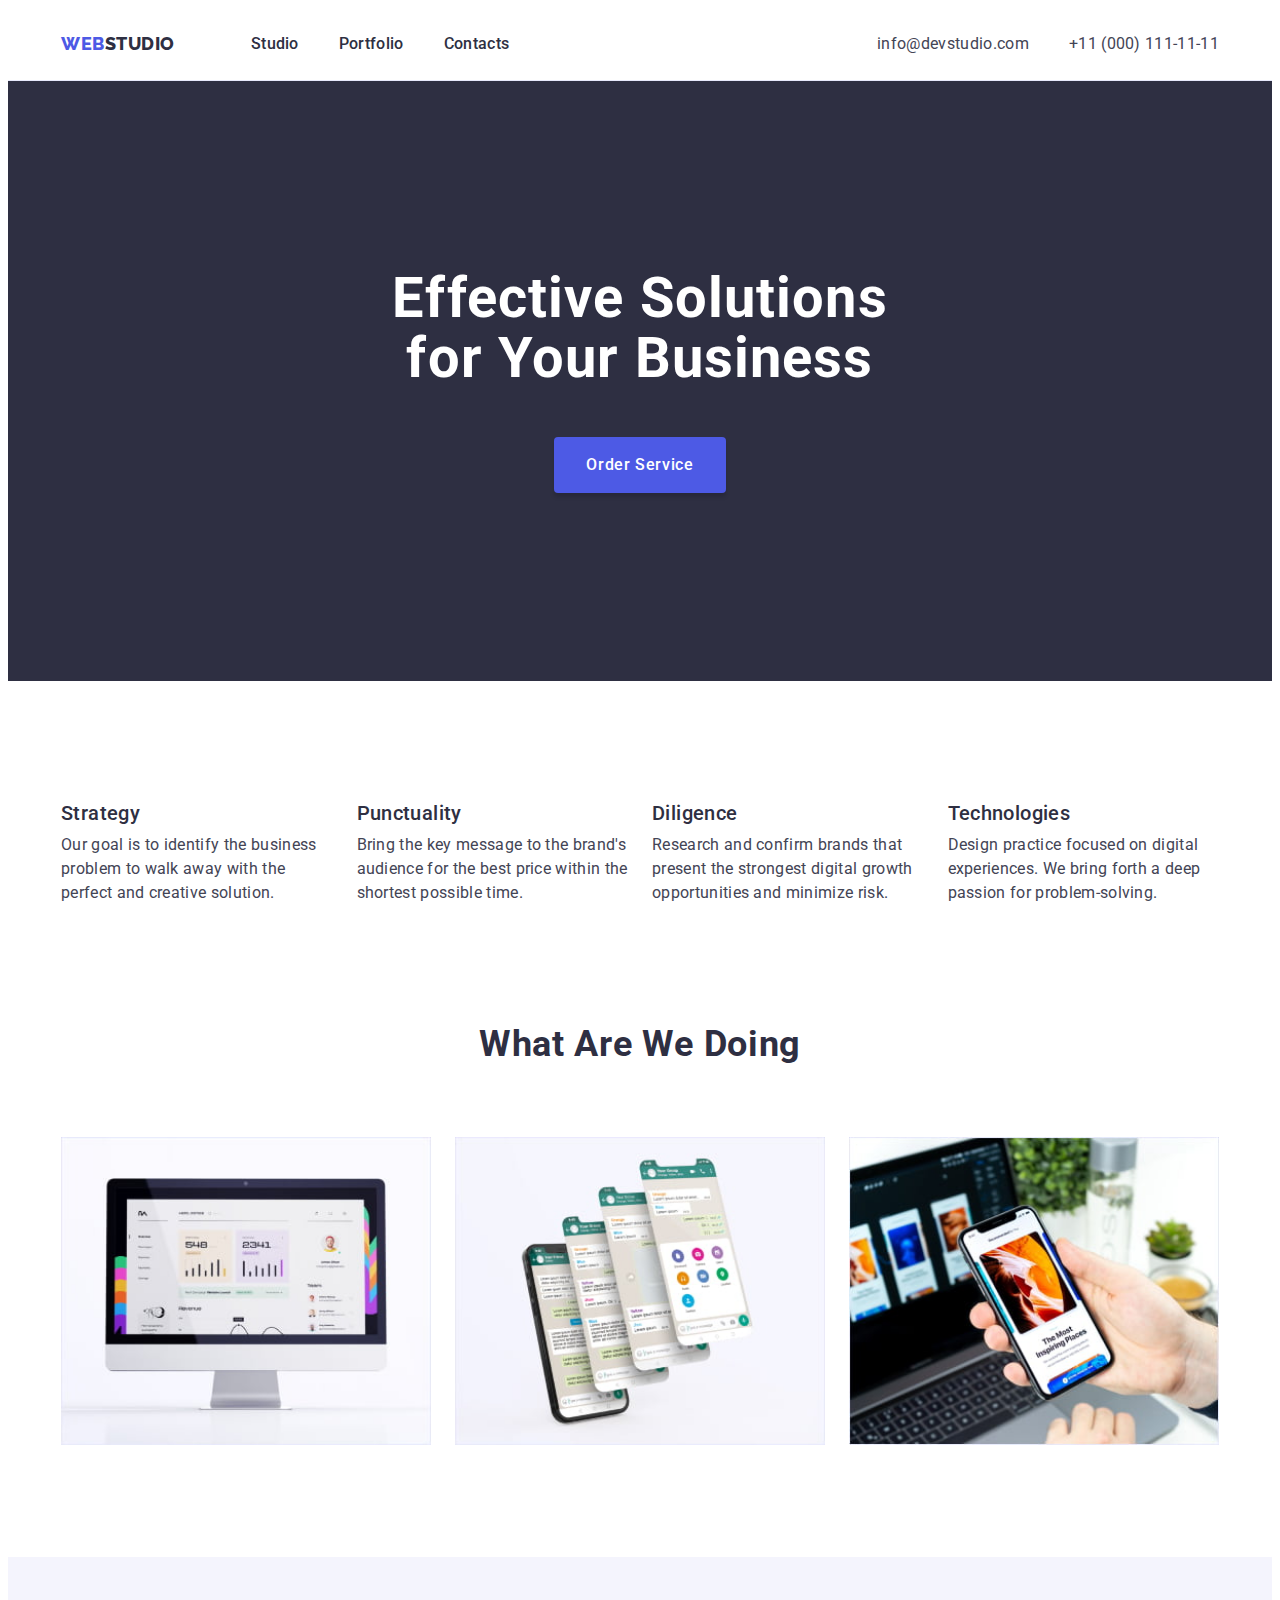
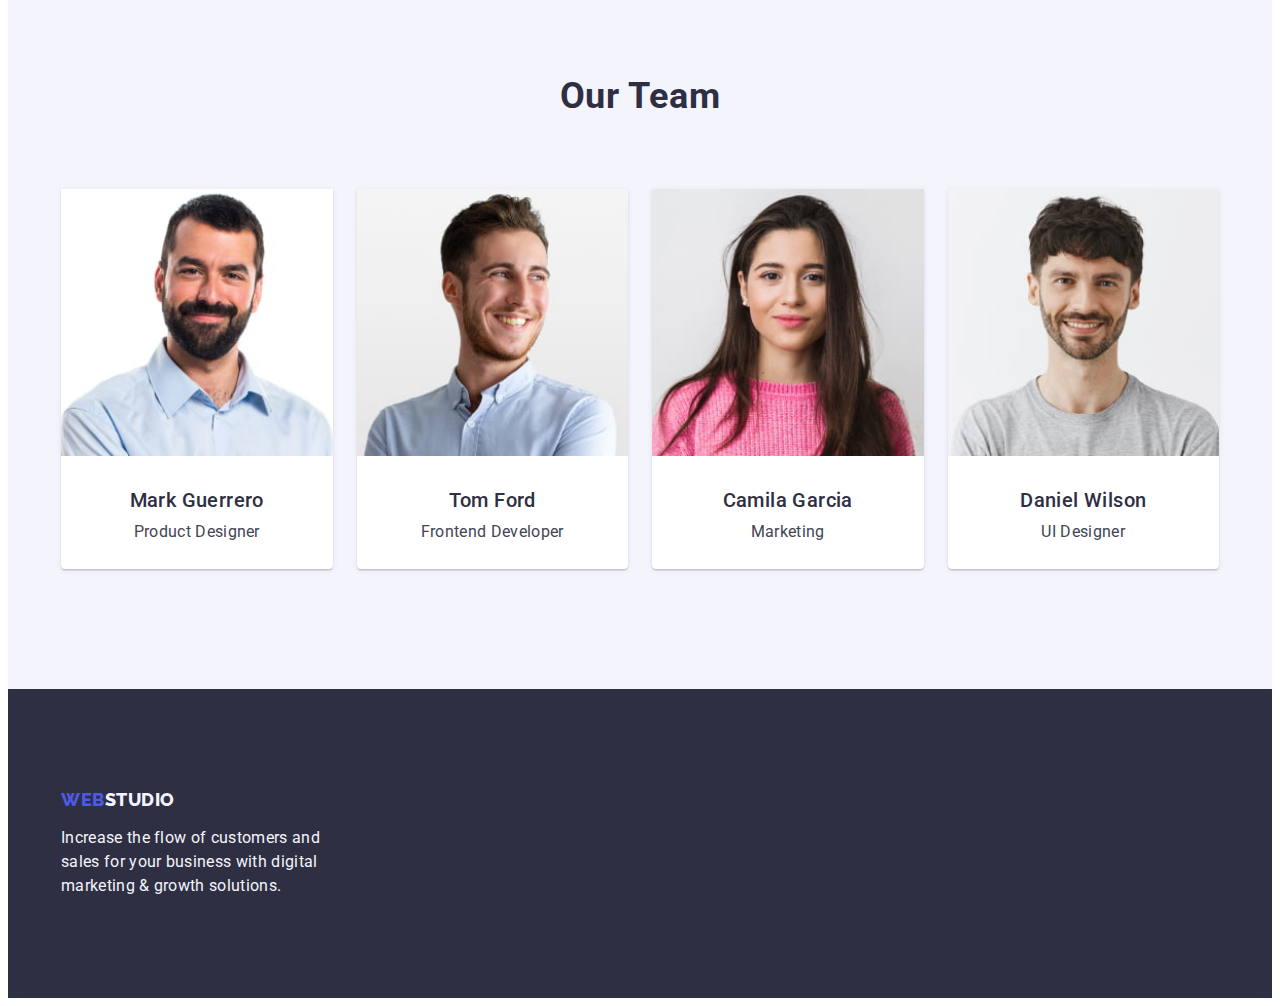
<file: index.html>
<!DOCTYPE html>
<html lang="en">
  <head>
    <meta charset="UTF-8" />
    <link rel="preconnect" href="https://fonts.googleapis.com" />
    <link rel="preconnect" href="https://fonts.gstatic.com" crossorigin />
    <link
      href="https://fonts.googleapis.com/css2?family=Raleway:wght@800&family=Roboto:wght@400;500;700;900&display=swap"
      rel="stylesheet"
    />
    <link
      rel="stylesheet"
      href="https://cdnjs.cloudflare.com/ajax/libs/modern-normalize/2.0.0/modern-normalize.min.css"
      integrity="sha512-4xo8blKMVCiXpTaLzQSLSw3KFOVPWhm/TRtuPVc4WG6kUgjH6J03IBuG7JZPkcWMxJ5huwaBpOpnwYElP/m6wg=="
      crossorigin="anonymous"
      referrerpolicy="no-referrer"
    />
    <link rel="stylesheet" href="./css/styles.css" />
    <title>Main Page</title>
  </head>
  <body>
    <!--Top pannel-->
    <header class="header">
      <div class="header-container container">
        <nav class="nav-container">
          <a class="header-link logo link" href="./index.html"
            >Web<span class="nav-logo-span">Studio</span></a
          >
          <ul class="nav-menu-container list">
            <li>
              <a class="header-link nav-menu link" href="./index.html"
                >Studio</a
              >
            </li>
            <li>
              <a class="header-link nav-menu link" href="./portfolio.html"
                >Portfolio</a
              >
            </li>
            <li>
              <a class="header-link nav-menu link" href="">Contacts</a>
            </li>
          </ul>
        </nav>
        <address class="address-style">
          <ul class="address-container list">
            <li>
              <a
                class="header-link address-text link"
                href="mailto:info@devstudio.com"
                >info@devstudio.com</a
              >
            </li>
            <li>
              <a class="header-link address-text link" href="tel:+110001111111"
                >+11 (000) 111-11-11</a
              >
            </li>
          </ul>
        </address>
      </div>
    </header>
    <main>
      <!--Section 1. Hero = Main banner-->
      <section class="hero">
        <div class="container">
          <h1 class="hero-header header-one">
            Effective Solutions for Your Business
          </h1>
          <button class="order-service-button" type="button">
            Order Service
          </button>
        </div>
      </section>
      <!--Section 2. About webstudio-->
      <section class="section-beta">
        <div class="container">
          <h2 class="visually-hidden header-two">Why us?</h2>
          <ul class="webstudio-container list">
            <li class="webstudio-container-item card">
              <h3 class="header-three">Strategy</h3>
              <p>
                Our goal is to identify the business problem to walk away with
                the perfect and creative solution.
              </p>
            </li>
            <li class="webstudio-container-item card">
              <h3 class="header-three">Punctuality</h3>
              <p>
                Bring the key message to the brand's audience for the best price
                within the shortest possible time.
              </p>
            </li>
            <li class="webstudio-container-item card">
              <h3 class="header-three">Diligence</h3>
              <p>
                Research and confirm brands that present the strongest digital
                growth opportunities and minimize risk.
              </p>
            </li>
            <li class="webstudio-container-item card">
              <h3 class="header-three">Technologies</h3>
              <p>
                Design practice focused on digital experiences. We bring forth a
                deep passion for problem-solving.
              </p>
            </li>
          </ul>
        </div>
      </section>
      <!--Section 3. About portfolio-->
      <section class="section-alfa">
        <div class="container">
          <h2 class="portfolio-header header-two">What are we doing</h2>
          <ul class="portfolio-container list">
            <li class="portfolio-card card">
              <img
                class="photo"
                src="./images/what-are-we-doing/monitor.jpg"
                alt="Graphs on monitor screen"
              />
            </li>
            <li class="portfolio-card card">
              <img
                class="photo"
                src="./images/what-are-we-doing/phonescreens.jpg"
                alt="Smartphone four screenshots"
              />
            </li>
            <li class="portfolio-card card">
              <img
                class="photo"
                src="./images/what-are-we-doing/phoneinhand.jpg"
                alt="Smartphone in hand with laptop on second plan"
              />
            </li>
          </ul>
        </div>
      </section>
      <!--Section 4. About team-->
      <section class="team section-beta">
        <div class="container">
          <h2 class="team-header header-two">Our Team</h2>
          <ul class="team-container list">
            <li class="team-card card">
              <img
                class="photo"
                src="./images/team/markguerrero.jpg"
                alt="Mark Guerrero"
              />
              <div class="team-card-content">
                <h3 class="header-three">Mark Guerrero</h3>
                <p class="team-text">Product Designer</p>
              </div>
            </li>
            <li class="team-card card">
              <img
                class="photo"
                src="./images/team/tomford.jpg"
                alt="Tom Ford"
              />
              <div class="team-card-content">
                <h3 class="header-three">Tom Ford</h3>
                <p class="team-text">Frontend Developer</p>
              </div>
            </li>
            <li class="team-card card">
              <img
                class="photo"
                src="./images/team/camilagarcia.jpg"
                alt="Camila Garcia"
              />
              <div class="team-card-content">
                <h3 class="header-three">Camila Garcia</h3>
                <p class="team-text">Marketing</p>
              </div>
            </li>
            <li class="team-card card">
              <img
                class="photo"
                src="./images/team/danielwilson.jpg"
                alt="Daniel Wilson"
              />
              <div class="team-card-content">
                <h3 class="header-three">Daniel Wilson</h3>
                <p class="team-text">UI Designer</p>
              </div>
            </li>
          </ul>
        </div>
      </section>
    </main>
    <!--Footer-->
    <footer class="footer">
      <div class="container">
        <a class="footer-link logo link" href="./index.html"
          >Web<span class="footer-text">Studio</span></a
        >
        <p class="footer-paragraph footer-text">
          Increase the flow of customers and sales for your business with
          digital marketing & growth solutions.
        </p>
      </div>
    </footer>
  </body>
</html>
</file>
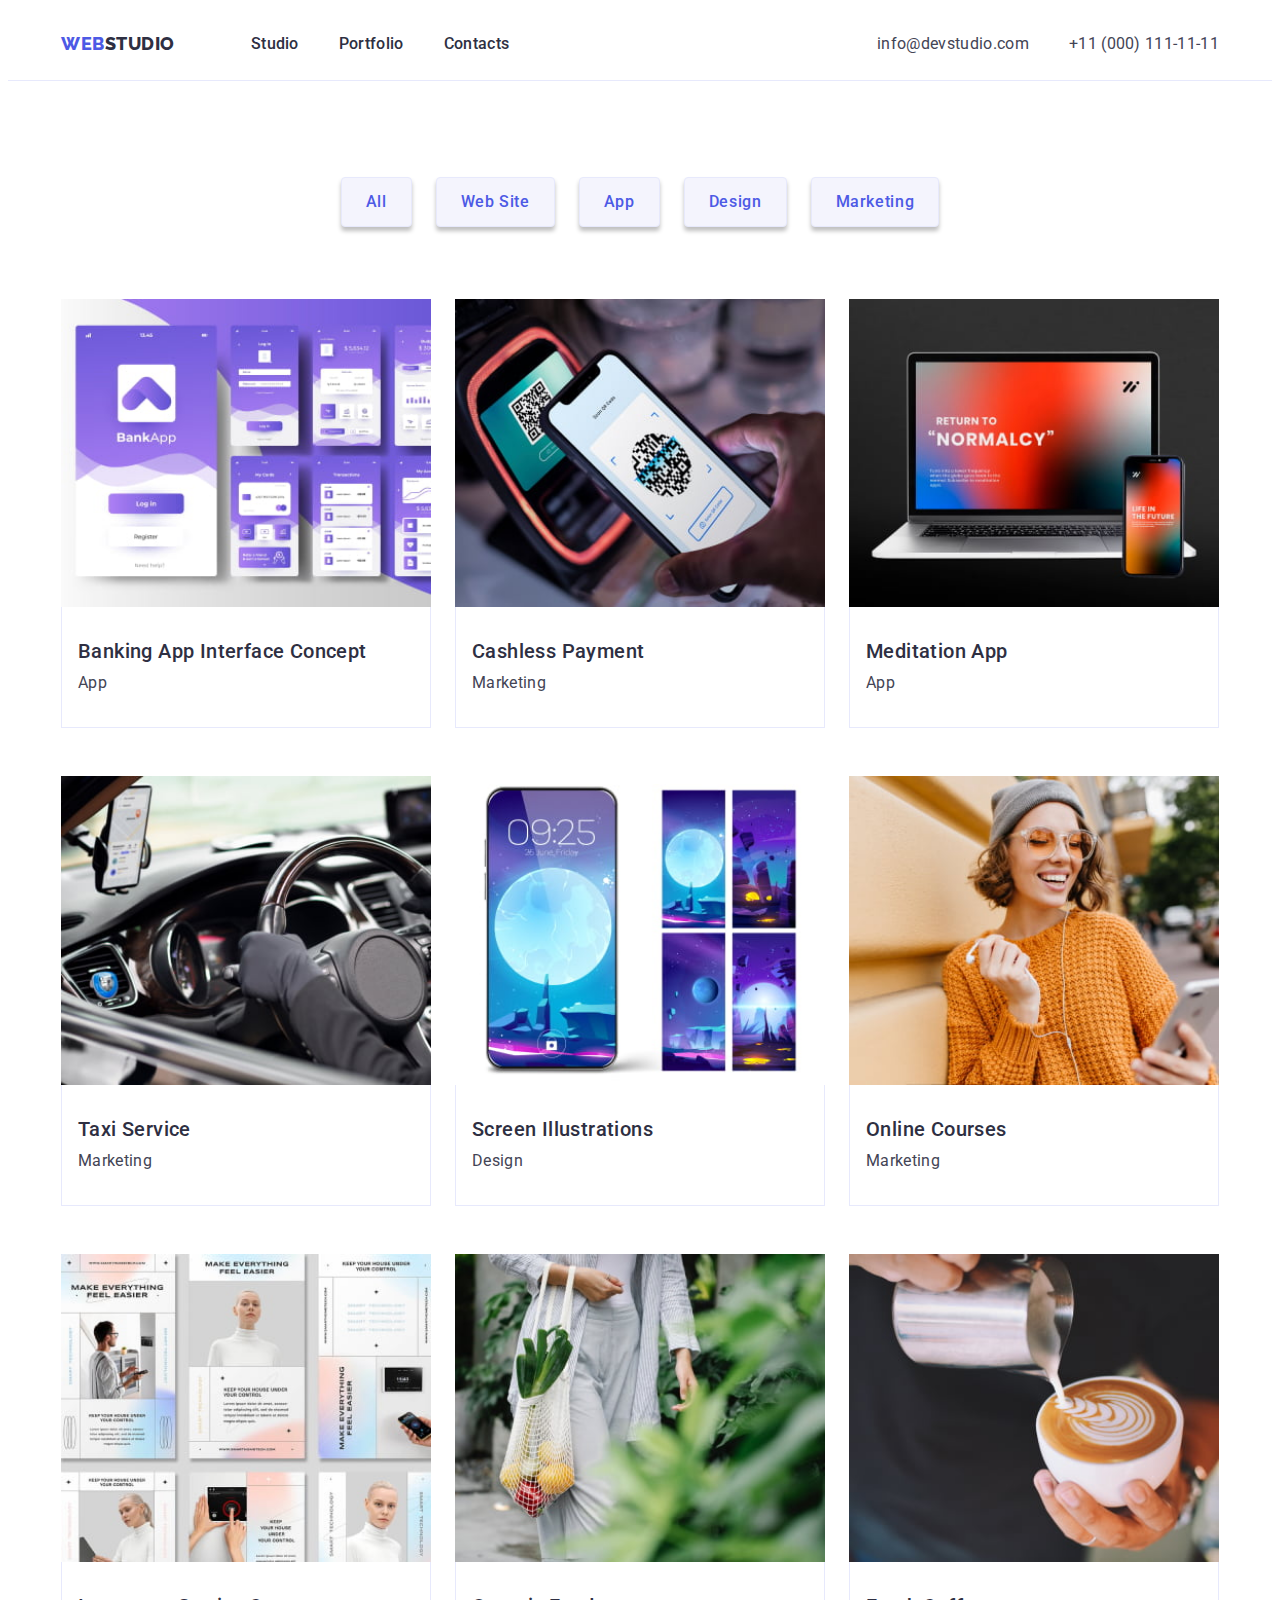
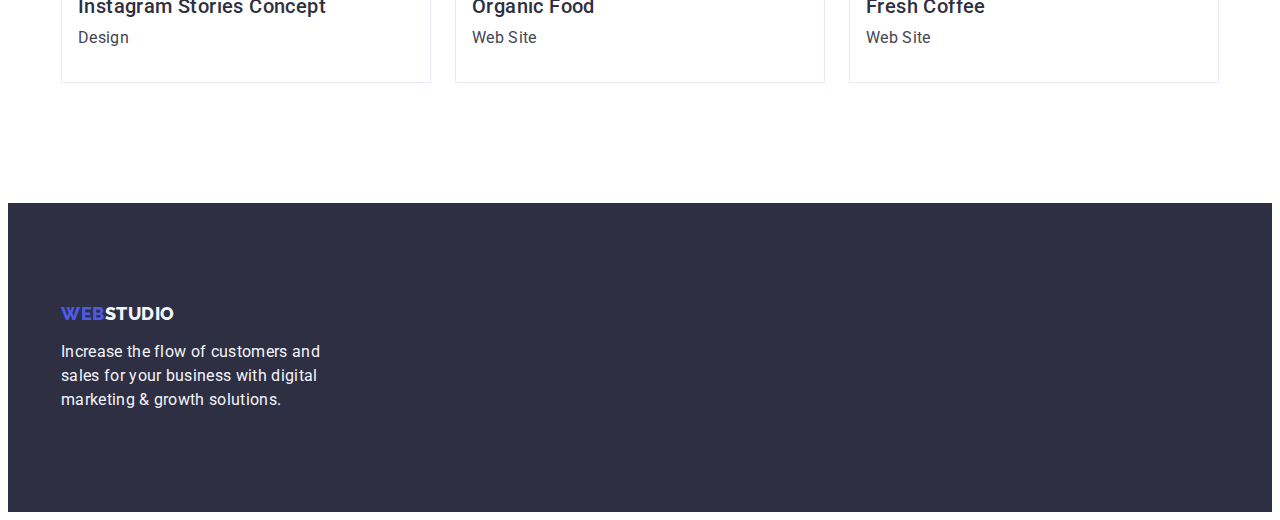
<file: portfolio.html>
<!DOCTYPE html>
<html lang="en">
  <head>
    <meta charset="UTF-8" />
    <link rel="preconnect" href="https://fonts.googleapis.com" />
    <link rel="preconnect" href="https://fonts.gstatic.com" crossorigin />
    <link
      href="https://fonts.googleapis.com/css2?family=Raleway:wght@800&family=Roboto:wght@400;500;700;900&display=swap"
      rel="stylesheet"
    />
    <link
      rel="stylesheet"
      href="https://cdnjs.cloudflare.com/ajax/libs/modern-normalize/2.0.0/modern-normalize.min.css"
      integrity="sha512-4xo8blKMVCiXpTaLzQSLSw3KFOVPWhm/TRtuPVc4WG6kUgjH6J03IBuG7JZPkcWMxJ5huwaBpOpnwYElP/m6wg=="
      crossorigin="anonymous"
      referrerpolicy="no-referrer"
    />
    <link rel="stylesheet" href="./css/styles.css" />
    <title>Portfolio</title>
  </head>
  <body>
    <!--Top pannel-->
    <header class="header">
      <div class="header-container container">
        <nav class="nav-container">
          <a class="header-link logo link" href="./index.html"
            >Web<span class="nav-logo-span">Studio</span></a
          >
          <ul class="nav-menu-container list">
            <li>
              <a class="header-link nav-menu link" href="./index.html"
                >Studio</a
              >
            </li>
            <li>
              <a class="header-link nav-menu link" href="./portfolio.html"
                >Portfolio</a
              >
            </li>
            <li>
              <a class="header-link nav-menu link" href="">Contacts</a>
            </li>
          </ul>
        </nav>
        <address class="address-style">
          <ul class="address-container list">
            <li>
              <a
                class="header-link address-text link"
                href="mailto:info@devstudio.com"
                >info@devstudio.com</a
              >
            </li>
            <li>
              <a class="header-link address-text link" href="tel:+110001111111"
                >+11 (000) 111-11-11</a
              >
            </li>
          </ul>
        </address>
      </div>
    </header>
    <main>
      <section class="portfolio-page-section section-alfa">
        <div class="container">
          <h1 class="visually-hidden">Our Portfolio</h1>
          <!--Filters-->
          <ul class="portfolio-page-container list">
            <li class="card">
              <button class="filter-button" type="button">All</button>
            </li>
            <li class="card">
              <button class="filter-button" type="button">Web Site</button>
            </li>
            <li class="card">
              <button class="filter-button" type="button">App</button>
            </li>
            <li class="card">
              <button class="filter-button" type="button">Design</button>
            </li>
            <li class="card">
              <button class="filter-button" type="button">Marketing</button>
            </li>
          </ul>
          <!--Portfolio list-->
          <ul class="portfolio-page-list-container list">
            <!--Row 1-->
            <li class="portfolio-page-card">
              <a class="link" href="">
                <img
                  class="photo"
                  src="./images/portfolio/img-1.jpg"
                  alt="purple bank app"
                />
                <div class="portfolio-page-card-content">
                  <h2 class="header-three">Banking App Interface Concept</h2>
                  <p class="portfolio-page-card-text text">App</p>
                </div>
              </a>
            </li>
            <li class="portfolio-page-card">
              <a class="link" href="">
                <img
                  class="photo"
                  src="./images/portfolio/img-2.jpg"
                  alt="QRcode reader on smartphone"
                />
                <div class="portfolio-page-card-content">
                  <h2 class="header-three">Cashless Payment</h2>
                  <p class="text">Marketing</p>
                </div>
              </a>
            </li>
            <li class="portfolio-page-card">
              <a class="link" href="">
                <img
                  class="photo"
                  src="./images/portfolio/img-3.jpg"
                  alt="return to normalcy tagline on laptop's and smartphone's screens"
                />
                <div class="portfolio-page-card-content">
                  <h2 class="header-three">Meditation App</h2>
                  <p class="text">App</p>
                </div>
              </a>
            </li>
            <!--Row 2-->
            <li class="portfolio-page-card">
              <a class="link" href="">
                <img
                  class="photo"
                  src="./images/portfolio/img-4.jpg"
                  alt="driving in black gloves"
                />
                <div class="portfolio-page-card-content">
                  <h2 class="header-three">Taxi Service</h2>
                  <p class="text">Marketing</p>
                </div>
              </a>
            </li>
            <li class="portfolio-page-card">
              <a class="link" href="">
                <img
                  class="photo"
                  src="./images/portfolio/img-5.jpg"
                  alt="fantastic screensaver"
                />
                <div class="portfolio-page-card-content">
                  <h2 class="header-three">Screen Illustrations</h2>
                  <p class="text">Design</p>
                </div>
              </a>
            </li>
            <li class="portfolio-page-card">
              <a class="link" href="">
                <img
                  class="photo"
                  src="./images/portfolio/img-6.jpg"
                  alt="pretty woman is listening music from smartphone"
                />
                <div class="portfolio-page-card-content">
                  <h2 class="header-three">Online Courses</h2>
                  <p class="text">Marketing</p>
                </div>
              </a>
            </li>
            <!--Row 3-->
            <li class="portfolio-page-card">
              <a class="link" href="">
                <img
                  class="photo"
                  src="./images/portfolio/img-7.jpg"
                  alt="slides with a woman in white"
                />
                <div class="portfolio-page-card-content">
                  <h2 class="header-three">Instagram Stories Concept</h2>
                  <p class="text">Design</p>
                </div>
              </a>
            </li>
            <li class="portfolio-page-card">
              <a class="link" href="">
                <img
                  class="photo"
                  src="./images/portfolio/img-8.jpg"
                  alt="woman carries a mesh bag with vegetables"
                />
                <div class="portfolio-page-card-content">
                  <h2 class="header-three">Organic Food</h2>
                  <p class="text">Web Site</p>
                </div>
              </a>
            </li>
            <li class="portfolio-page-card">
              <a class="link" href="">
                <img
                  class="photo"
                  src="./images/portfolio/img-9.jpg"
                  alt="pouring cream into a cup of coffee"
                />
                <div class="portfolio-page-card-content">
                  <h2 class="header-three">Fresh Coffee</h2>
                  <p class="text">Web Site</p>
                </div>
              </a>
            </li>
          </ul>
        </div>
      </section>
    </main>
    <!--Footer-->
    <footer class="footer">
      <div class="container">
        <a class="footer-link logo link" href="./index.html"
          >Web<span class="footer-text">Studio</span></a
        >
        <p class="footer-paragraph footer-text">
          Increase the flow of customers and sales for your business with
          digital marketing & growth solutions.
        </p>
      </div>
    </footer>
  </body>
</html>
</file>
<file: css/styles.css>
/*reset*/
h1,
h2,
h3,
h4,
h5,
h6,
p,
ul {
  margin: 0;
}

ul {
  list-style: none;
  padding: 0;
}

.link {
  text-decoration: none;
  color: currentColor;
}

.address-style {
  font-style: normal;
}

/*variables*/

:root {
  /*colors*/
  --primary-brand-color: #4d5ae5;
  --body-text-color: #434455;
  --dark-color: #2e2f42;
  --white-color: #ffffff;
  --accent-color: #e7e9fc;
  --pressed-state-color: #404bbf;
  --light-color: #f4f4fd;
  /*font-families*/
  --primary-font-family: 'Roboto', sans-serif;
  --logo-font-family: 'Raleway', sans-serif;
}

/*base styles*/

body {
  font-family: var(--primary-font-family);
  font-size: 16px;
  line-height: 24px;
  color: var(--body-text-color);
  /* or 150% */
  letter-spacing: 0.02em;
  background-color: var(--white-color);
}

.section-alfa {
  padding-bottom: 120px;
}

.section-beta {
  padding: 120px 0;
}

.container {
  max-width: 1158px;
  margin: 0 auto;
  padding: 0 15px;
}

.card:not(:last-child) {
  margin-right: 24px;
}

.header-one {
  font-weight: 700;
  font-size: 56px;
  line-height: 1.07;
  text-align: center;
  letter-spacing: 0.02em;
  color: var(--white-color);
}

.header-two {
  font-weight: 700;
  font-size: 36px;
  line-height: 1.11;
  text-align: center;
  letter-spacing: 0.02em;
  text-transform: capitalize;
  color: var(--dark-color);
}

.header-three {
  font-weight: 500;
  font-size: 20px;
  letter-spacing: 0.02em;
  color: var(--dark-color);
  margin-bottom: 8px;
}

.photo {
  display: block;
  width: 100%;
}

.visually-hidden {
  position: absolute;
  width: 1px;
  height: 1px;
  margin: -1px;
  border: 0;
  padding: 0;
  white-space: nowrap;
  clip-path: inset(100%);
  clip: rect(0 0 0 0);
  overflow: hidden;
}

/*logo*/

.logo {
  font-family: var(--logo-font-family);
  font-weight: 800;
  font-size: 18px;
  line-height: 1.17;
  letter-spacing: 0.03em;
  text-transform: uppercase;
  color: var(--primary-brand-color);
  margin-right: 76px;
}

/*header styles*/

.header {
  background-color: var(--white-color);
  border-bottom: 1px solid var(--accent-color);
}

.header-container {
  display: flex;
  justify-content: space-between;
  align-items: center;
}

.header-link {
  display: block;
  padding-top: 24px;
  padding-bottom: 24px;
}

.nav-container {
  display: flex;
  align-items: center;
}

.nav-logo-span {
  color: var(--dark-color);
}

.nav-menu-container {
  display: flex;
  max-width: 261px;
  gap: 40px;
  align-items: center;
}

.nav-menu {
  font-weight: 500;
  color: var(--dark-color);
}

.nav-menu:hover,
.address-text:hover,
.nav-menu:focus,
.address-text:focus {
  color: var(--pressed-state-color);
}

.address-container {
  display: flex;
  gap: 40px;
  justify-content: flex-end;
  align-items: center;
}

/*index.html section 1 styles*/

.hero {
  background-color: var(--dark-color);
  padding: 188px 0;
}

.hero-header {
  margin: 0 auto 48px auto;
  max-width: 496px;
}

.order-service-button {
  border: none;
  font-family: var(--primary-font-family);
  background-color: var(--primary-brand-color);
  font-weight: 500;
  font-size: 16px;
  line-height: 24px;
  letter-spacing: 0.04em;
  color: var(--white-color);
  cursor: pointer;
  display: block;
  margin: 0 auto;
  padding: 16px 32px;
  box-shadow: 0px 4px 4px rgba(0, 0, 0, 0.15);
  border-radius: 4px;
  height: 56px;
  min-width: 169px;
}

.order-service-button:hover,
.order-service-button:focus {
  background-color: var(--pressed-state-color);
}

/*index.html section 2 styles*/

.webstudio-container {
  display: flex;
  justify-content: center;
}

.webstudio-container-item {
  flex-basis: calc((100% - 3 * 24px) / 4);
}

/*index.html section 3 styles*/

.portfolio-header {
  margin: 0 auto 72px;
}

.portfolio-container {
  display: flex;
}

.portfolio-card {
  flex-basis: calc((100% - 2 * 24px) / 3);
  max-height: 300px;
}

/*index.html section 4 styles*/

.team {
  background-color: var(--light-color);
}

.team-header {
  margin: 0 auto 72px;
}

.team-container {
  display: flex;
}

.team-card {
  background-color: var(--white-color);
  flex-basis: calc((100% - 3 * 24px) / 4);
  max-height: 380px;
  box-shadow: 0px 1px 6px rgba(46, 47, 66, 0.08),
    0px 1px 1px rgba(46, 47, 66, 0.16), 0px 2px 1px rgba(46, 47, 66, 0.08);
  border-radius: 0px 0px 4px 4px;
}

.team-card-content {
  text-align: center;
  padding: 32px 16px;
}

.team-text {
  /*useles rule, just autocheck requirement to assign class to <p>*/
  display: block;
}

/*portfolio.html section styles*/

.portfolio-page-section {
  padding-top: 96px;
}

/*portfolio.html filter styles*/

.portfolio-page-container {
  display: flex;
  justify-content: center;
  align-items: center;
  margin: 0 auto 72px;
}

.filter-button {
  font-family: var(--primary-font-family);
  background-color: var(--light-color);
  border: 1px solid var(--accent-color);
  border-radius: 4px;
  font-weight: 500;
  font-size: 16px;
  line-height: 24px;
  text-align: center;
  letter-spacing: 0.04em;
  color: var(--primary-brand-color);
  cursor: pointer;
  padding: 12px 24px;
  box-shadow: 0px 4px 4px rgba(0, 0, 0, 0.25);
}

.filter-button:hover,
.filter-button:focus {
  background-color: var(--pressed-state-color);
  border: 1px solid transparent;
  color: var(--white-color);
  box-shadow: 0px 3px 1px rgba(0, 0, 0, 0.1), 0px 2px 1px rgba(0, 0, 0, 0.08),
    0px 2px 2px rgba(0, 0, 0, 0.12);
}

/*portfolio.html portfolio styles*/

.portfolio-page-list-container {
  display: flex;
  flex-wrap: wrap;
  gap: 48px 24px;
}

.portfolio-page-card {
  flex-basis: calc((100% - 2 * 24px) / 3);
}

.portfolio-page-card-content {
  padding: 32px 16px;
  border: 1px solid var(--accent-color);
  border-top: none;
}

/*footer styles*/

.footer {
  background-color: var(--dark-color);
  padding: 100px 0;
}

.footer-link {
  display: inline-block;
  margin-bottom: 16px;
}

.footer-paragraph {
  max-width: 264px;
}

.footer-text {
  color: var(--light-color);
}
</file>
